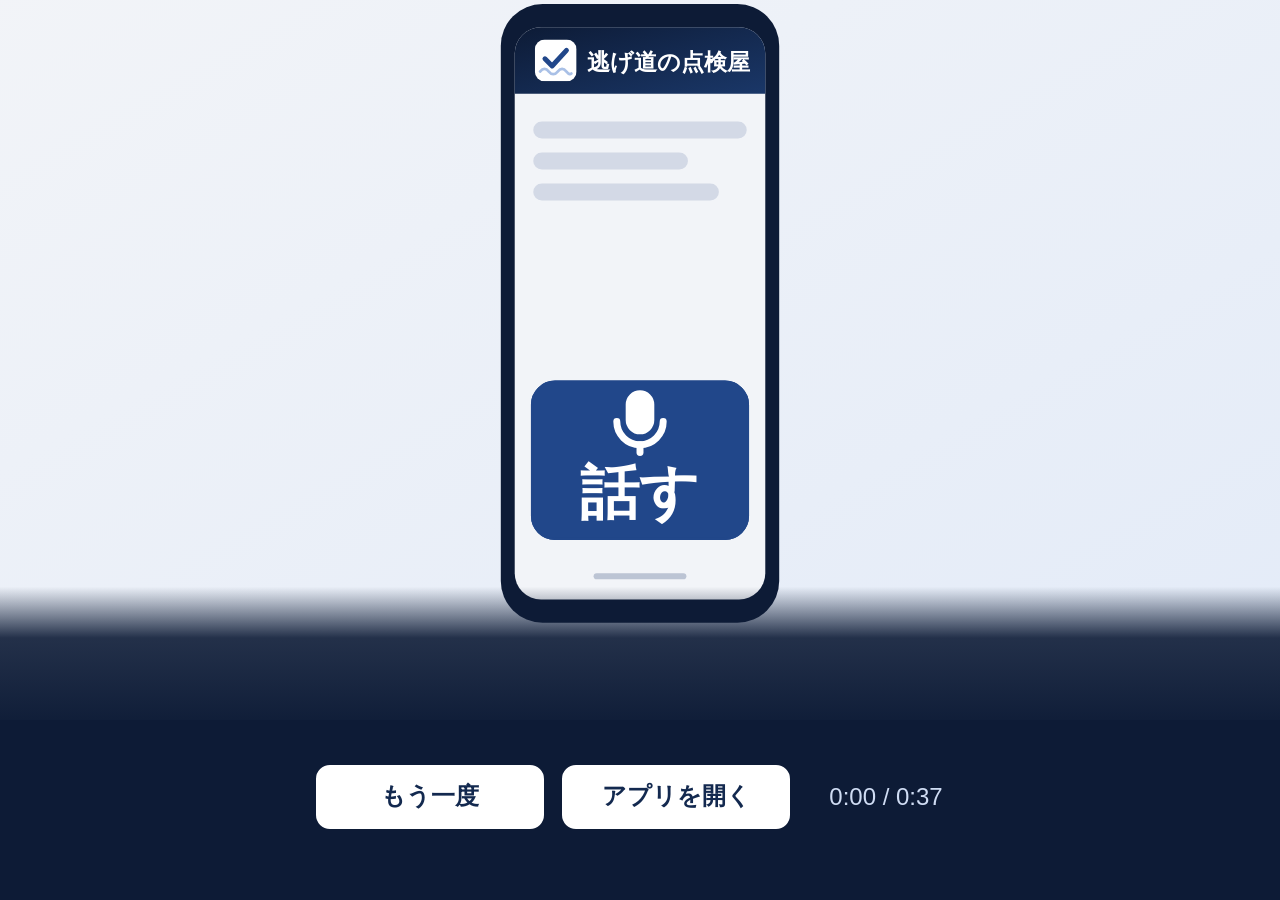
<file: web/intro/index.html>
<!doctype html>
<html lang="ja">
<head>
  <meta charset="utf-8">
  <meta name="viewport" content="width=device-width, initial-scale=1">
  <meta name="robots" content="noindex">
  <meta name="referrer" content="no-referrer">
  <title>はじめに｜逃げ道の点検屋</title>
  <link rel="icon" type="image/svg+xml" href="../icon.svg">
  <link rel="stylesheet" href="player.css">
  <link rel="stylesheet" href="intro.css">
</head>
<body>
<main class="player">
  <h1 class="visually-hidden">はじめに（約38秒のアニメーション）</h1>

  <div class="frame">
    <svg class="stage" viewBox="0 0 1920 1080" role="img"
         aria-label="高知県土佐市の宇佐の海辺の町、津波が来るまでの時計、紙の様式とハザードマップを前に悩む民生委員、スマートフォンの「話す」ボタンのイラスト">
      <defs>
        <linearGradient id="g-sky-day" x1="0" y1="0" x2="0" y2="1">
          <stop offset="0" stop-color="#a9c0e6"/><stop offset="1" stop-color="#e3ebf8"/>
        </linearGradient>
        <linearGradient id="g-sky-night" x1="0" y1="0" x2="0" y2="1">
          <stop offset="0" stop-color="#0d1b36"/><stop offset="1" stop-color="#1a3768"/>
        </linearGradient>
        <linearGradient id="g-sea" x1="0" y1="0" x2="0" y2="1">
          <stop offset="0" stop-color="#a9c0e6"/><stop offset="1" stop-color="#2d5ca8"/>
        </linearGradient>
        <radialGradient id="g-sun">
          <stop offset="0" stop-color="#fff3c4" stop-opacity="1"/><stop offset="1" stop-color="#fff3c4" stop-opacity="0"/>
        </radialGradient>
        <linearGradient id="g-band" x1="0" y1="0" x2="0" y2="1">
          <stop offset="0" stop-color="#0d1b36" stop-opacity="0"/><stop offset="0.35" stop-color="#0d1b36" stop-opacity="0.9"/><stop offset="1" stop-color="#0d1b36"/>
        </linearGradient>
        <linearGradient id="g-dusk" x1="0" y1="0" x2="0" y2="1">
          <stop offset="0" stop-color="#2d5ca8"/><stop offset="0.55" stop-color="#a9c0e6"/><stop offset="1" stop-color="#ffe9a3"/>
        </linearGradient>
        <radialGradient id="g-glow">
          <stop offset="0" stop-color="#f4b400" stop-opacity="0.6"/><stop offset="1" stop-color="#f4b400" stop-opacity="0"/>
        </radialGradient>
        <linearGradient id="g-paper" x1="0" y1="0" x2="1" y2="1">
          <stop offset="0" stop-color="#f2f4f8"/><stop offset="1" stop-color="#e3ebf8"/>
        </linearGradient>
        <linearGradient id="g-appbar" x1="0" y1="0" x2="1" y2="1">
          <stop offset="0" stop-color="#0d1b36"/><stop offset="1" stop-color="#1a3768"/>
        </linearGradient>
        <pattern id="p-wave" width="160" height="24" patternUnits="userSpaceOnUse">
          <path d="M0 12 q20 -10 40 0 t40 0 t40 0 t40 0" fill="none" stroke="#fff" stroke-opacity="0.55" stroke-width="4" stroke-linecap="round"/>
        </pattern>

        <!-- 海の形（水平線から海岸線まで）。津波の波は、この形の中だけに描く -->
        <path id="sea-shape" d="M-40 455 H1960 V560 C1500 590 1100 630 800 650 C520 668 300 700 -40 716 Z"/>
        <clipPath id="clip-sea"><use href="#sea-shape"/></clipPath>

        <!-- 家（棟が横向き）。奥行きは右上へ向かう斜めの図 -->
        <symbol id="house-a" viewBox="0 0 160 130">
          <polygon class="wall-s" points="110,56 150,36 150,98 110,118"/>
          <polygon class="wall-g" points="110,56 150,36 130,10"/>
          <rect class="wall-f" x="10" y="56" width="100" height="62"/>
          <polygon class="roof" points="0,64 118,64 134,10 28,10"/>
          <rect class="eave" x="0" y="64" width="118" height="6"/>
          <rect class="door" x="22" y="80" width="20" height="38"/>
          <rect class="win" x="58" y="78" width="22" height="22"/>
          <rect class="win" x="88" y="78" width="16" height="22"/>
        </symbol>
        <!-- 家（棟が奥へ向かう） -->
        <symbol id="house-b" viewBox="0 0 160 130">
          <polygon class="wall-s" points="100,72 140,52 140,108 100,126"/>
          <polygon class="roof-s" points="52,22 96,2 150,52 100,74"/>
          <polygon class="wall-f" points="10,126 10,72 55,26 100,72 100,126"/>
          <polygon class="roof" points="0,76 55,18 110,76 100,76 55,30 10,76"/>
          <rect class="door" x="24" y="92" width="18" height="34"/>
          <rect class="win" x="58" y="88" width="24" height="22"/>
          <rect class="win" x="44" y="56" width="22" height="14"/>
        </symbol>
        <!-- 3階建てのビル -->
        <symbol id="block" viewBox="0 0 160 160">
          <polygon class="wall-s" points="104,46 144,26 144,134 104,154"/>
          <polygon class="wall-g" points="14,46 104,46 144,26 54,26"/>
          <rect class="wall-f" x="14" y="46" width="90" height="108"/>
          <rect class="win" x="26" y="60" width="20" height="20"/><rect class="win" x="56" y="60" width="20" height="20"/><rect class="win" x="82" y="60" width="14" height="20"/>
          <rect class="win" x="26" y="94" width="20" height="20"/><rect class="win" x="56" y="94" width="20" height="20"/><rect class="win" x="82" y="94" width="14" height="20"/>
          <rect class="door" x="34" y="128" width="26" height="26"/>
          <rect class="win" x="70" y="130" width="26" height="14"/>
        </symbol>
        <symbol id="tree" viewBox="0 0 60 80">
          <rect x="27" y="50" width="7" height="30" fill="#4a3500"/>
          <circle cx="30" cy="26" r="22" fill="#1b7d46"/><circle cx="18" cy="38" r="16" fill="#2a9159"/><circle cx="42" cy="38" r="16" fill="#238853"/>
        </symbol>
        <symbol id="pine" viewBox="0 0 50 90">
          <rect x="22" y="62" width="6" height="28" fill="#4a3500"/>
          <polygon points="25,4 46,34 4,34" fill="#2a9159"/><polygon points="25,20 48,52 2,52" fill="#1b7d46"/><polygon points="25,36 50,70 0,70" fill="#14683a"/>
        </symbol>
        <symbol id="boat" viewBox="0 0 120 56">
          <ellipse cx="60" cy="50" rx="52" ry="5" fill="#0d1b36" fill-opacity="0.25"/>
          <polygon points="6,26 114,26 98,46 22,46" fill="#ffffff"/>
          <polygon points="10,32 110,32 106,38 14,38" fill="#21478a"/>
          <rect x="46" y="8" width="34" height="18" fill="#e3ebf8"/><rect x="52" y="12" width="22" height="9" fill="#a9c0e6"/>
          <rect x="30" y="0" width="3" height="26" fill="#5d667b"/>
        </symbol>
        <symbol id="cloud" viewBox="0 0 300 100">
          <ellipse cx="110" cy="64" rx="86" ry="30" fill="#fff"/><ellipse cx="196" cy="60" rx="72" ry="34" fill="#fff"/><ellipse cx="150" cy="42" rx="62" ry="34" fill="#fff"/>
        </symbol>
      </defs>

      <!-- ===== ① 宇佐の海辺の町（②でゆれる。④で夜になる） ===== -->
      <g id="town-shake">
        <g id="town">
          <rect x="-60" y="-60" width="2040" height="640" fill="url(#g-sky-day)"/>
          <rect id="sky-night" x="-60" y="-60" width="2040" height="640" fill="url(#g-sky-night)"/>

          <g id="sun">
            <circle cx="1560" cy="176" r="150" fill="url(#g-sun)"/>
            <circle cx="1560" cy="176" r="70" fill="#fff3c4"/>
          </g>
          <g id="clouds">
            <use class="cloud c1" href="#cloud" x="260" y="120" width="330" height="110" opacity="0.95"/>
            <use class="cloud c2" href="#cloud" x="900" y="70" width="270" height="90" opacity="0.9"/>
            <use class="cloud c3" href="#cloud" x="1330" y="290" width="230" height="76" opacity="0.8"/>
          </g>

          <path id="far-hills" d="M-60 468 C140 392 330 410 520 446 C720 482 880 372 1100 388 C1380 408 1560 336 1980 410 V470 H-60 Z" fill="#8fcaa5" fill-opacity="0.55"/>
          <use href="#sea-shape" fill="url(#g-sea)"/>
          <g clip-path="url(#clip-sea)">
            <rect class="wave-row w1" x="-220" y="490" width="2400" height="24" fill="url(#p-wave)"/>
            <rect class="wave-row w2" x="-220" y="540" width="2400" height="24" fill="url(#p-wave)"/>
            <rect class="wave-row w3" x="-220" y="592" width="2400" height="24" fill="url(#p-wave)"/>
            <rect class="wave-row w4" x="-220" y="646" width="2400" height="24" fill="url(#p-wave)"/>
          </g>

          <!-- 津波の波（②）。海の中だけに描き、海岸線で止める -->
          <g clip-path="url(#clip-sea)">
            <g id="wave">
              <rect x="-60" y="456" width="2040" height="150" fill="#1a3768" fill-opacity="0.9"/>
              <path d="M-60 520 q50 -22 100 0 t100 0 t100 0 t100 0 t100 0 t100 0 t100 0 t100 0 t100 0 t100 0 t100 0 t100 0 t100 0 t100 0 t100 0 t100 0 t100 0 t100 0 t100 0 t100 0 t100 0" fill="none" stroke="#cfdcf3" stroke-width="7" stroke-opacity="0.7"/>
              <path d="M-40 470 q40 -40 80 0 t80 0 t80 0 t80 0 t80 0 t80 0 t80 0 t80 0 t80 0 t80 0 t80 0 t80 0 t80 0 t80 0 t80 0 t80 0 t80 0 t80 0 t80 0 t80 0 t80 0 t80 0 t80 0 t80 0 t80 0 t80 0" fill="none" stroke="#fff" stroke-width="13" stroke-linecap="round"/>
            </g>
          </g>

          <path id="mid-hills" d="M780 600 C930 500 1110 336 1380 330 C1620 326 1790 410 1980 388 V620 H780 Z" fill="#55a175"/>
          <path d="M1180 360 C1300 330 1500 326 1620 350 C1500 380 1340 400 1180 360 Z" fill="#3f8c5f" opacity="0.7"/>
          <use href="#pine" x="1060" y="420" width="42" height="76"/><use href="#pine" x="1108" y="408" width="46" height="82"/>
          <use href="#pine" x="1500" y="372" width="40" height="72"/><use href="#pine" x="1548" y="384" width="44" height="78"/>
          <use href="#pine" x="1690" y="396" width="40" height="72"/>

          <!-- 海岸線の砂浜と陸地 -->
          <path d="M-40 716 C300 700 520 668 800 650 C1100 630 1500 590 1960 560" fill="none" stroke="#fff3c4" stroke-width="30"/>
          <path id="land" d="M-40 716 C300 700 520 668 800 650 C1100 630 1500 590 1960 560 V1100 H-40 Z" fill="#8fcaa5"/>
          <path d="M-40 716 C300 700 520 668 800 650 C1100 630 1500 590 1960 560" fill="none" stroke="#fff" stroke-width="7" stroke-opacity="0.8" stroke-dasharray="40 26"/>
          <path d="M-60 868 C380 836 900 794 1400 752 C1620 734 1800 714 1980 696 V744 C1800 764 1620 782 1400 800 C900 842 380 886 -60 920 Z" fill="#d3d9e6"/>

          <!-- 防波堤と灯台 -->
          <polygon points="532,680 592,680 606,560 568,560" fill="#d3d9e6"/>
          <polygon points="592,680 606,560 614,566 602,684" fill="#7a859b"/>
          <polygon points="578,560 596,560 592,506 582,506" fill="#fff"/><polygon points="581,538 593,538 592,522 582,522" fill="#c62a1f"/>
          <rect x="580" y="496" width="14" height="10" fill="#f4b400"/><polygon points="576,496 598,496 587,484" fill="#c62a1f"/>

          <!-- 家と木（奥の列から手前の列へ） -->
          <use class="hv1" href="#house-a" x="990" y="640" width="99" height="80"/>
          <use class="hv2" href="#house-b" x="1126" y="634" width="99" height="80"/>
          <use class="hv3" href="#block" x="1262" y="568" width="104" height="104"/>
          <use class="hv4" href="#house-a" x="1424" y="612" width="99" height="80"/>
          <use class="hv1" href="#house-b" x="1566" y="604" width="99" height="80"/>
          <use class="hv2" href="#house-a" x="1716" y="588" width="99" height="80"/>
          <use href="#tree" x="1100" y="650" width="34" height="46"/><use href="#tree" x="1530" y="620" width="34" height="46"/>

          <use class="hv3" href="#house-a" x="690" y="708" width="131" height="106"/>
          <use class="hv4" href="#house-b" x="880" y="706" width="131" height="106"/>
          <use class="hv1" href="#house-a" x="1150" y="690" width="131" height="106"/>
          <use class="hv2" href="#house-b" x="1380" y="672" width="131" height="106"/>
          <use class="hv3" href="#house-a" x="1620" y="652" width="131" height="106"/>
          <use href="#tree" x="1040" y="716" width="42" height="56"/><use href="#tree" x="1330" y="700" width="42" height="56"/><use href="#tree" x="1780" y="680" width="44" height="58"/>

          <use class="hv2" href="#house-a" x="290" y="756" width="168" height="136"/>
          <use class="hv1" href="#house-b" x="560" y="770" width="168" height="136"/>
          <use class="hv4" href="#house-a" x="860" y="778" width="168" height="136"/>
          <use class="hv3" href="#house-b" x="1170" y="764" width="168" height="136"/>
          <use class="hv1" href="#house-a" x="1470" y="744" width="168" height="136"/>
          <use class="hv2" href="#house-b" x="1730" y="728" width="168" height="136"/>
          <use href="#tree" x="470" y="800" width="52" height="70"/><use href="#tree" x="1070" y="816" width="52" height="70"/><use href="#tree" x="1380" y="796" width="52" height="70"/>

          <!-- 漁港の船 -->
          <use class="boat b1" href="#boat" x="230" y="604" width="120" height="56"/>
          <use class="boat b2" href="#boat" x="410" y="566" width="96" height="45"/>
          <use class="boat b3" href="#boat" x="120" y="560" width="84" height="40"/>

          <!-- 民生委員（顔は描かない） -->
          <g id="walker">
            <ellipse cx="200" cy="874" rx="46" ry="9" fill="#0d1b36" fill-opacity="0.25"/>
            <rect x="186" y="826" width="12" height="46" fill="#5d667b"/><rect x="202" y="826" width="12" height="46" fill="#5d667b"/>
            <ellipse cx="192" cy="873" rx="12" ry="5" fill="#141c2e"/><ellipse cx="208" cy="873" rx="12" ry="5" fill="#141c2e"/>
            <polygon points="178,828 222,828 216,788 184,788" fill="#38425a"/>
            <rect x="176" y="740" width="48" height="52" rx="14" fill="#2d5ca8"/>
            <path d="M176 752 L168 792" stroke="#2d5ca8" stroke-width="12" stroke-linecap="round" fill="none"/>
            <path d="M224 752 L236 784" stroke="#2d5ca8" stroke-width="12" stroke-linecap="round" fill="none"/>
            <path d="M238 786 L242 872" stroke="#4a3500" stroke-width="5" stroke-linecap="round" fill="none"/>
            <rect x="195" y="730" width="10" height="12" fill="#f0c7a0"/>
            <ellipse cx="200" cy="712" rx="18" ry="21" fill="#f0c7a0"/>
            <ellipse cx="200" cy="704" rx="19" ry="14" fill="#d3d9e6"/>
            <circle cx="200" cy="688" r="8" fill="#d3d9e6"/>
          </g>

          <rect id="dim" x="-60" y="-60" width="2040" height="1200" fill="#13294f"/>
          <rect id="night" x="-60" y="-60" width="2040" height="1200" fill="#0d1b36"/>

          <!-- ④ 夜の星・月・月明かり・明かりの窓（暗くする覆いの上に置く） -->
          <g id="stars">
            <g class="tw1" fill="#fff"><circle cx="120" cy="60" r="3"/><circle cx="380" cy="110" r="2.5"/><circle cx="560" cy="40" r="3"/><circle cx="800" cy="90" r="2.5"/><circle cx="1040" cy="170" r="3"/><circle cx="1280" cy="210" r="2.5"/><circle cx="1500" cy="260" r="3"/><circle cx="1760" cy="190" r="2.5"/><circle cx="60" cy="200" r="2.5"/><circle cx="1000" cy="380" r="2"/></g>
            <g class="tw2" fill="#fff"><circle cx="240" cy="300" r="2.5"/><circle cx="470" cy="250" r="3"/><circle cx="720" cy="330" r="2"/><circle cx="960" cy="50" r="3"/><circle cx="1200" cy="80" r="2.5"/><circle cx="1440" cy="60" r="3"/><circle cx="1680" cy="320" r="2.5"/><circle cx="1840" cy="70" r="3"/><circle cx="330" cy="380" r="2"/></g>
            <g class="tw3" fill="#fff"><circle cx="640" cy="190" r="2.5"/><circle cx="880" cy="230" r="3"/><circle cx="1120" cy="300" r="2.5"/><circle cx="1360" cy="350" r="2"/><circle cx="1600" cy="120" r="3"/><circle cx="180" cy="380" r="2.5"/><circle cx="1560" cy="380" r="2"/></g>
          </g>
          <g id="moon">
            <circle cx="260" cy="170" r="130" fill="url(#g-sun)"/>
            <circle cx="260" cy="170" r="62" fill="#fff3c4"/>
            <circle cx="240" cy="154" r="12" fill="#e0b020" fill-opacity="0.3"/><circle cx="282" cy="188" r="16" fill="#e0b020" fill-opacity="0.3"/><circle cx="268" cy="140" r="8" fill="#e0b020" fill-opacity="0.3"/>
          </g>
          <g id="moon-reflect" fill="#fff3c4" fill-opacity="0.55">
            <rect x="196" y="486" width="128" height="8" rx="4"/><rect x="214" y="510" width="92" height="8" rx="4"/><rect x="200" y="534" width="120" height="8" rx="4"/><rect x="224" y="558" width="72" height="8" rx="4"/><rect x="208" y="582" width="104" height="8" rx="4"/>
          </g>
          <g id="lights">
            <g class="lit-g l1"><circle cx="362.5" cy="849.5" r="26" fill="url(#g-glow)"/><rect x="351" y="838" width="23" height="23" rx="2" fill="#f4b400"/><circle cx="932.5" cy="871.5" r="26" fill="url(#g-glow)"/><rect x="921" y="860" width="23" height="23" rx="2" fill="#f4b400"/><circle cx="1542.5" cy="837.5" r="26" fill="url(#g-glow)"/><rect x="1531" y="826" width="23" height="23" rx="2" fill="#f4b400"/><circle cx="633.5" cy="873.5" r="26" fill="url(#g-glow)"/><rect x="621" y="862" width="25" height="23" rx="2" fill="#f4b400"/><circle cx="1243.5" cy="867.5" r="26" fill="url(#g-glow)"/><rect x="1231" y="856" width="25" height="23" rx="2" fill="#f4b400"/><circle cx="1803.5" cy="831.5" r="26" fill="url(#g-glow)"/><rect x="1791" y="820" width="25" height="23" rx="2" fill="#f4b400"/></g>
            <g class="lit-g l2"><circle cx="390.5" cy="849.5" r="26" fill="url(#g-glow)"/><rect x="382" y="838" width="17" height="23" rx="2" fill="#f4b400"/><circle cx="746" cy="781" r="26" fill="url(#g-glow)"/><rect x="737" y="772" width="18" height="18" rx="2" fill="#f4b400"/><circle cx="1206" cy="763" r="26" fill="url(#g-glow)"/><rect x="1197" y="754" width="18" height="18" rx="2" fill="#f4b400"/><circle cx="1676" cy="725" r="26" fill="url(#g-glow)"/><rect x="1667" y="716" width="18" height="18" rx="2" fill="#f4b400"/><circle cx="937" cy="787" r="26" fill="url(#g-glow)"/><rect x="927" y="778" width="20" height="18" rx="2" fill="#f4b400"/><circle cx="1437" cy="753" r="26" fill="url(#g-glow)"/><rect x="1427" y="744" width="20" height="18" rx="2" fill="#f4b400"/></g>
            <g class="lit-g l3"><circle cx="1033" cy="695" r="26" fill="url(#g-glow)"/><rect x="1026" y="688" width="14" height="14" rx="2" fill="#f4b400"/><circle cx="1467" cy="667" r="26" fill="url(#g-glow)"/><rect x="1460" y="660" width="14" height="14" rx="2" fill="#f4b400"/></g>
          </g>
        </g>
      </g>

      <!-- ===== ② 地震の表示と、津波が来るまでの時計 ===== -->
      <g id="quake-tag">
        <rect x="736" y="520" width="448" height="104" rx="22" fill="#a31d14"/>
        <text x="960" y="592" text-anchor="middle" font-size="64" fill="#fff">地震が起きた</text>
      </g>

      <g id="clock-ui" transform="translate(1560 360)">
        <g id="clock-face">
          <circle r="176" fill="#fff" fill-opacity="0.35"/>
          <circle r="150" fill="#fff" stroke="#13294f" stroke-width="10"/>
          <circle id="sector" r="72" fill="none" stroke="#c62a1f" stroke-width="144" pathLength="360" transform="rotate(-90)"/>
          <g stroke="#13294f" stroke-width="7" stroke-linecap="round">
            <line y1="-140" y2="-122"/><line y1="-140" y2="-122" transform="rotate(30)"/><line y1="-140" y2="-122" transform="rotate(60)"/>
            <line y1="-140" y2="-122" transform="rotate(90)"/><line y1="-140" y2="-122" transform="rotate(120)"/><line y1="-140" y2="-122" transform="rotate(150)"/>
            <line y1="-140" y2="-122" transform="rotate(180)"/><line y1="-140" y2="-122" transform="rotate(210)"/><line y1="-140" y2="-122" transform="rotate(240)"/>
            <line y1="-140" y2="-122" transform="rotate(270)"/><line y1="-140" y2="-122" transform="rotate(300)"/><line y1="-140" y2="-122" transform="rotate(330)"/>
          </g>
          <line id="hand" y2="-128" stroke="#13294f" stroke-width="11" stroke-linecap="round"/>
          <circle r="15" fill="#13294f"/>
        </g>
        <g id="clock-label">
          <rect x="-190" y="196" width="380" height="76" rx="18" fill="#fff"/>
          <text y="250" text-anchor="middle" font-size="46" fill="#13294f">津波が来るまで</text>
        </g>
      </g>

      <!-- ===== ③ 紙の様式とハザードマップを前に悩む民生委員（顔は描かない） ===== -->
      <g id="room">
        <rect x="-40" y="-40" width="2000" height="580" fill="#e3ebf8"/>
        <rect x="-40" y="496" width="2000" height="36" fill="#cfdcf3"/>

        <!-- 窓（夕方） -->
        <rect x="1400" y="110" width="440" height="330" fill="#13294f"/>
        <rect x="1418" y="128" width="404" height="294" fill="url(#g-dusk)"/>
        <path d="M1418 380 C1500 330 1580 350 1650 320 C1720 292 1780 330 1822 316 V422 H1418 Z" fill="#1a3768"/>
        <path d="M1418 396 H1822 V422 H1418 Z" fill="#13294f"/>
        <rect x="1612" y="128" width="16" height="294" fill="#13294f"/>
        <rect x="1418" y="268" width="404" height="14" fill="#13294f"/>
        <rect x="1384" y="438" width="472" height="22" fill="#1a3768"/>

        <!-- 人（机の向こう側。顔は描かない） -->
        <g transform="translate(550 0)">
        <path d="M730 560 C730 490 786 456 850 452 L950 452 C1014 456 1070 490 1070 560 Z" fill="#2d5ca8"/>
        <polygon points="868,452 932,452 900,512" fill="#ffffff"/>
        <rect x="884" y="408" width="32" height="48" fill="#f0c7a0"/>
        <g id="head">
          <ellipse cx="832" cy="356" rx="9" ry="14" fill="#e5b58f"/><ellipse cx="968" cy="356" rx="9" ry="14" fill="#e5b58f"/>
          <ellipse cx="900" cy="348" rx="66" ry="76" fill="#f0c7a0"/>
          <path d="M833 346 C826 272 868 258 900 258 C934 258 976 272 967 346 C960 312 932 298 900 298 C868 298 840 312 833 346 Z" fill="#d3d9e6"/>
          <circle cx="900" cy="246" r="27" fill="#d3d9e6"/><rect x="880" y="268" width="40" height="8" rx="4" fill="#7a859b"/>
        </g>

        </g>

        <!-- 机 -->
        <polygon points="160,520 1760,520 1940,900 -20,900" fill="#a9c0e6"/>
        <g stroke="#2d5ca8" stroke-width="3" stroke-opacity="0.22" fill="none">
          <path d="M500 520 L420 900"/><path d="M900 520 L880 900"/><path d="M1300 520 L1360 900"/><path d="M1600 520 L1700 900"/>
        </g>
        <rect x="-20" y="900" width="1960" height="60" fill="#21478a"/>

        <!-- 机の上のスマートフォン（使っていない） -->
        <g transform="translate(446 716) rotate(-14)">
          <rect x="-40" y="-74" width="80" height="148" rx="14" fill="#0d1b36"/>
          <rect x="-33" y="-66" width="66" height="132" rx="9" fill="#1a3768"/>
          <path d="M-33 -30 L33 -66 V-40 L-33 -4 Z" fill="#fff" fill-opacity="0.07"/>
        </g>

        <!-- 紙の様式 -->
        <g id="paper-form" transform="translate(700 712) rotate(-6) scale(1 0.82)">
          <rect x="-190" y="-230" width="380" height="460" fill="#fff" stroke="#d3d9e6" stroke-width="3"/>
          <rect x="-190" y="-230" width="380" height="64" fill="#13294f"/>
          <text x="-168" y="-185" font-size="34" fill="#fff">個別避難計画</text>
          <g fill="#e3ebf8"><rect x="-170" y="-144" width="110" height="38"/><rect x="-170" y="-92" width="110" height="38"/><rect x="-170" y="-40" width="110" height="38"/><rect x="-170" y="12" width="110" height="38"/><rect x="-170" y="64" width="110" height="38"/><rect x="-170" y="116" width="110" height="38"/></g>
          <g fill="none" stroke="#a9c0e6" stroke-width="3"><rect x="-46" y="-144" width="216" height="38"/><rect x="-46" y="-92" width="216" height="38"/><rect x="-46" y="-40" width="216" height="38"/><rect x="-46" y="12" width="216" height="38"/><rect x="-46" y="64" width="216" height="38"/><rect x="-46" y="116" width="216" height="38"/></g>
          <g fill="none" stroke="#38425a" stroke-width="4" stroke-linecap="round">
            <path d="M-30 -125 q12 -12 24 0 t24 0 t24 0 t24 0"/><path d="M-30 -73 q12 -12 24 0 t24 0 t24 0"/><path d="M-30 -21 q12 -12 24 0 t24 0 t24 0 t24 0 t24 0"/>
          </g>
          <text x="-170" y="196" font-size="26" fill="#38425a">避難場所・避難経路</text>
        </g>

        <!-- ハザードマップ -->
        <g id="paper-map" transform="translate(1160 716) rotate(5) scale(1 0.82)">
          <rect x="-220" y="-210" width="440" height="420" fill="#ffffff" stroke="#d3d9e6" stroke-width="3"/>
          <rect x="-220" y="-210" width="440" height="56" fill="#21478a"/>
          <text x="-198" y="-170" font-size="30" fill="#fff">津波ハザードマップ</text>
          <path d="M-220 -154 H220 V30 C120 20 60 60 -10 90 C-80 120 -150 110 -220 140 Z" fill="#e4f3e9"/>
          <path d="M-220 60 C-150 40 -90 80 -30 110 C40 140 120 110 220 130 V210 H-220 Z" fill="#cfdcf3"/>
          <path d="M-220 -40 C-130 -60 -50 -20 20 -4 C100 12 160 -20 220 -10 V130 C120 110 40 140 -30 110 C-90 80 -150 40 -220 60 Z" fill="#a9c0e6" fill-opacity="0.75"/>
          <g stroke="#fff" stroke-width="7" fill="none" stroke-linecap="round"><path d="M-200 -110 C-100 -100 20 -120 200 -100"/><path d="M-120 -150 L-90 40"/><path d="M60 -150 C50 -80 70 -20 90 20"/></g>
          <g fill="#bcc4d4"><rect x="-170" y="-96" width="26" height="20"/><rect x="-60" y="-84" width="26" height="20"/><rect x="20" y="-130" width="26" height="20"/><rect x="120" y="-86" width="26" height="20"/><rect x="-150" y="-20" width="26" height="20"/><rect x="150" y="-30" width="26" height="20"/></g>
          <circle cx="-90" cy="-4" r="14" fill="#13294f"/>
          <polygon points="130,-150 156,-108 104,-108" fill="#1b7d46"/>
          <rect x="-200" y="150" width="30" height="22" fill="#a9c0e6" fill-opacity="0.9"/>
          <text x="-160" y="170" font-size="22" fill="#13294f">津波浸水想定</text>
        </g>

        <!-- 腕と手（紙の上に置く） -->
        <g transform="translate(550 0)">
        <g fill="none" stroke="#2d5ca8" stroke-width="58" stroke-linecap="round" stroke-linejoin="round">
          <path d="M768 520 L736 596 L846 408"/>
          <path d="M1032 520 L1086 604 L1004 650"/>
        </g>
        <circle cx="850" cy="404" r="31" fill="#f0c7a0"/>
        <circle cx="1000" cy="654" r="30" fill="#f0c7a0"/>
        <line x1="1000" y1="654" x2="960" y2="690" stroke="#141c2e" stroke-width="9" stroke-linecap="round"/>

        </g>

        <!-- 湯のみ -->
        <g transform="translate(-1330 0)">
        <ellipse cx="1650" cy="688" rx="58" ry="16" fill="#0d1b36" fill-opacity="0.22"/>
        <path d="M1610 628 H1690 L1682 684 H1618 Z" fill="#fff"/><ellipse cx="1650" cy="628" rx="40" ry="11" fill="#8a6400"/>
        <path class="steam s1" d="M1636 600 q-12 -22 0 -40 t0 -40" fill="none" stroke="#fff" stroke-width="6" stroke-linecap="round"/>
        <path class="steam s2" d="M1664 600 q-12 -22 0 -40 t0 -40" fill="none" stroke="#fff" stroke-width="6" stroke-linecap="round"/>

        </g>

        <!-- 迷いを表す印 -->
        <text class="qm q1" x="1250" y="440" font-size="112" fill="#21478a">？</text>
        <text class="qm q2" x="1170" y="392" font-size="96" fill="#21478a">？</text>
        <text class="qm q3" x="1100" y="452" font-size="84" fill="#21478a">？</text>
      </g>

      <!-- ④ 小さな時計（残りが少ない） -->
      <g id="mini-clock" transform="translate(960 700)">
        <g id="mini-face">
          <circle r="84" fill="#fff" fill-opacity="0.35"/>
          <circle r="66" fill="#fff" stroke="#13294f" stroke-width="7"/>
          <circle r="31" fill="none" stroke="#c62a1f" stroke-width="62" pathLength="360" stroke-dasharray="26 360" transform="rotate(-90)"/>
          <g stroke="#13294f" stroke-width="5" stroke-linecap="round"><line y1="-58" y2="-50"/><line y1="-58" y2="-50" transform="rotate(90)"/><line y1="-58" y2="-50" transform="rotate(180)"/><line y1="-58" y2="-50" transform="rotate(270)"/></g>
          <line y2="-52" stroke="#13294f" stroke-width="7" stroke-linecap="round" transform="rotate(26)"/>
          <circle r="8" fill="#13294f"/>
        </g>
      </g>

      <!-- ===== ⑤ 話す・点検する・改善する → アプリへ ===== -->
      <g id="phone-scene">
        <rect x="-20" y="-20" width="1960" height="1100" fill="url(#g-paper)"/>
        <g id="phone">
          <rect x="1380" y="70" width="360" height="800" rx="54" fill="#0d1b36"/>
          <rect x="1398" y="100" width="324" height="740" rx="34" fill="#f2f4f8"/>
          <path d="M1398 186 V134 a34 34 0 0 1 34 -34 H1688 a34 34 0 0 1 34 34 V186 Z" fill="url(#g-appbar)"/>
          <svg x="1424" y="116" width="54" height="54" viewBox="0 0 64 64" aria-hidden="true"><rect width="64" height="64" rx="15" fill="#ffffff"/><path d="M8 49c4.5-5.5 9-5.5 13.5 0s9 5.5 13.5 0 9-5.5 13.5 0 6.5 4 7.5 3" fill="none" stroke="#a9c0e6" stroke-width="4.2" stroke-linecap="round" stroke-linejoin="round"/><path d="M15.5 29.5l11 11 22-24" fill="none" stroke="#21478a" stroke-width="7.5" stroke-linecap="round" stroke-linejoin="round"/></svg>
          <text x="1492" y="156" font-size="30" fill="#fff">逃げ道の点検屋</text>
          <g fill="#d3d9e6"><rect x="1422" y="222" width="276" height="22" rx="11"/><rect x="1422" y="262" width="200" height="22" rx="11"/><rect x="1422" y="302" width="240" height="22" rx="11"/></g>
          <rect class="ring r1" x="1422" y="560" width="276" height="200" rx="28" fill="none" stroke="#21478a" stroke-width="6"/>
          <rect class="ring r2" x="1422" y="560" width="276" height="200" rx="28" fill="none" stroke="#21478a" stroke-width="6"/>
          <rect x="1422" y="560" width="276" height="200" rx="28" fill="#21478a"/>
          <g fill="none" stroke="#fff" stroke-width="9" stroke-linecap="round">
            <rect x="1546" y="574" width="28" height="48" rx="14" fill="#fff"/><path d="M1530 610 a30 30 0 0 0 60 0"/><path d="M1560 640 v10"/>
          </g>
          <text x="1560" y="728" text-anchor="middle" font-size="76" fill="#fff">話す</text>
          <rect x="1500" y="806" width="120" height="8" rx="4" fill="#bcc4d4"/>
        </g>

        <g id="title">
          <svg x="100" y="84" width="160" height="160" viewBox="0 0 64 64" aria-hidden="true"><rect width="64" height="64" rx="15" fill="#21478a"/><path d="M8 49c4.5-5.5 9-5.5 13.5 0s9 5.5 13.5 0 9-5.5 13.5 0 6.5 4 7.5 3" fill="none" stroke="#a9c0e6" stroke-width="4.2" stroke-linecap="round" stroke-linejoin="round"/><path d="M15.5 29.5l11 11 22-24" fill="none" stroke="#ffffff" stroke-width="7.5" stroke-linecap="round" stroke-linejoin="round"/></svg>
          <text x="100" y="372" font-size="112" fill="#13294f">逃げ道の点検屋</text>
          <text x="106" y="432" font-size="44" fill="#38425a" font-weight="500">EscapeCheck</text>
        </g>

        <g id="marks">
          <g transform="translate(300 600)"><g class="mark m1">
            <circle r="92" fill="#fff" stroke="#21478a" stroke-width="10"/>
            <g fill="none" stroke="#21478a" stroke-width="10" stroke-linecap="round"><rect x="-17" y="-52" width="34" height="62" rx="17"/><path d="M-36 -8 a36 36 0 0 0 72 0"/><path d="M0 28 v22"/></g>
            <text y="176" text-anchor="middle" font-size="58" fill="#13294f">話す</text>
          </g></g>
          <g class="arrow a1" fill="none" stroke="#2d5ca8" stroke-width="10" stroke-linecap="round" stroke-linejoin="round">
            <path class="arrow-line" d="M410 600 H560" pathLength="1"/><path class="arrow-head" d="M536 574 L566 600 L536 626"/>
          </g>
          <g transform="translate(680 600)"><g class="mark m2">
            <circle r="92" fill="#fff" stroke="#21478a" stroke-width="10"/>
            <g fill="none" stroke="#21478a" stroke-width="11" stroke-linecap="round"><circle cx="-10" cy="-10" r="36"/><path d="M17 17 L50 50"/></g>
            <text y="176" text-anchor="middle" font-size="58" fill="#13294f">点検する</text>
          </g></g>
          <g class="arrow a2" fill="none" stroke="#2d5ca8" stroke-width="10" stroke-linecap="round" stroke-linejoin="round">
            <path class="arrow-line" d="M790 600 H940" pathLength="1"/><path class="arrow-head" d="M916 574 L946 600 L916 626"/>
          </g>
          <g transform="translate(1060 600)"><g class="mark m3">
            <circle r="92" fill="#fff" stroke="#21478a" stroke-width="10"/>
            <g fill="none" stroke="#21478a" stroke-width="11" stroke-linecap="round" stroke-linejoin="round"><path d="M0 48 V-40"/><path d="M-34 -6 L0 -42 L34 -6"/></g>
            <text y="176" text-anchor="middle" font-size="58" fill="#13294f">改善する</text>
          </g></g>
        </g>
      </g>

      <!-- 字幕を入れる下の帯（ここには何も置かない） -->
      <rect x="-20" y="880" width="1960" height="220" fill="url(#g-band)"/>
    </svg>
    <i class="clock" id="clock" aria-hidden="true"></i>

    <div class="caps">
      <p class="cap cap-1">高知県土佐市の宇佐。この町で、民生委員が地域の高齢者を見守っています。</p>
      <p class="cap cap-3">個別避難計画を、紙の様式とハザードマップで作成します。</p>
      <p class="cap cap-4">ほかに確認しないといけないことってある？</p>
      <p class="cap cap-4b">夜中に、本当に間に合う？</p>
      <p class="cap cap-2">南海トラフ地震の津波は、早い場所で<strong>十数分</strong>で到達します。</p>
    </div>
  </div>

  <div class="controls">
    <button type="button" class="btn" id="btn-main">一時停止</button>
    <button type="button" class="btn btn-sub" id="btn-sub">最初から</button>
    <a class="btn" id="link-app" href="../" hidden>アプリを開く</a>
    <span class="time" id="time" aria-hidden="true">0:00 / 0:00</span>
  </div>
</main>
<script src="player.js"></script>
</body>
</html>
</file>
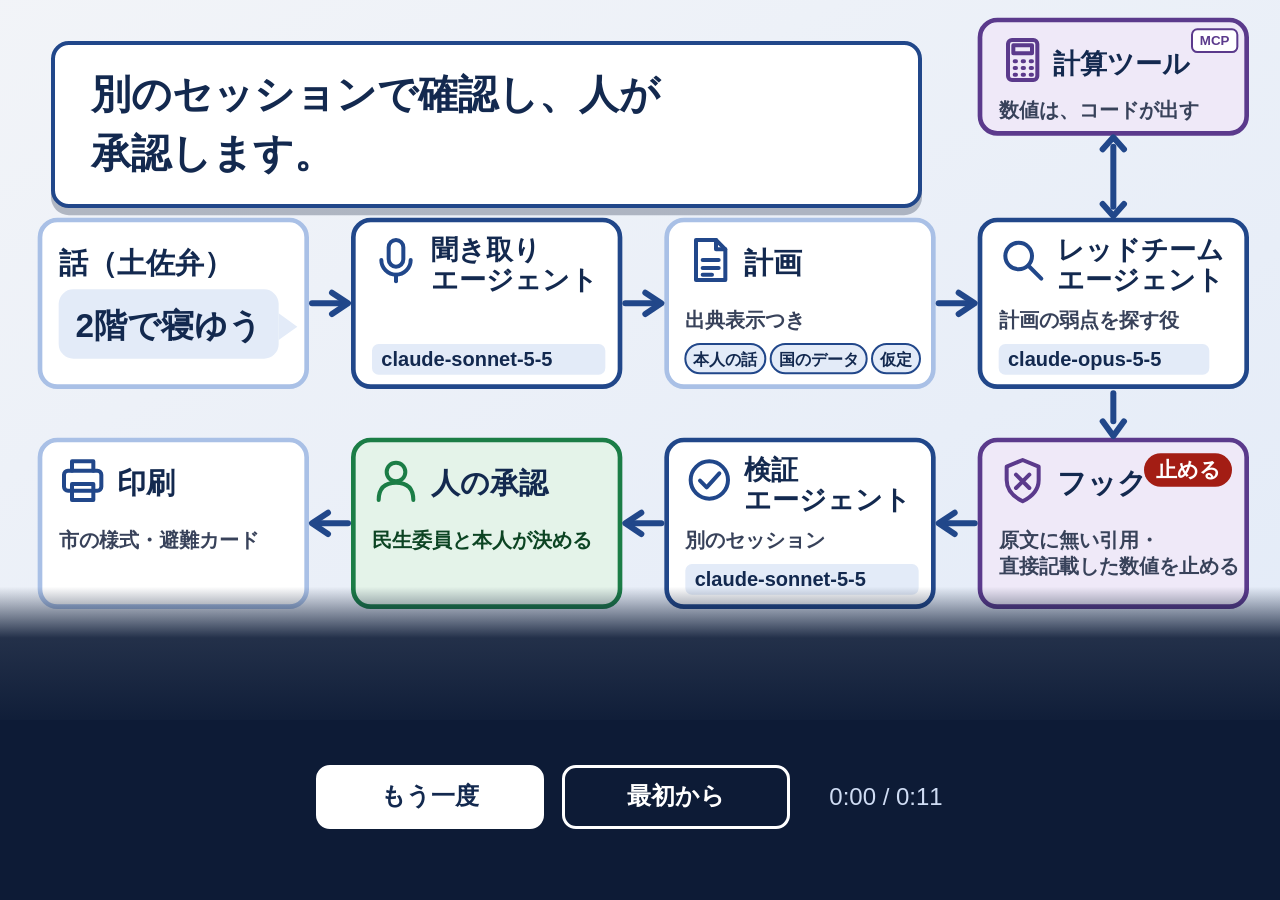
<file: web/story/index.html>
<!doctype html>
<html lang="ja">
<head>
  <meta charset="utf-8">
  <meta name="viewport" content="width=device-width, initial-scale=1">
  <meta name="robots" content="noindex">
  <meta name="referrer" content="no-referrer">
  <title>仕組み｜逃げ道の点検屋</title>
  <link rel="icon" type="image/svg+xml" href="../icon.svg">
  <link rel="stylesheet" href="../intro/player.css">
  <link rel="stylesheet" href="story.css">
</head>
<body>
<main class="player">
  <h1 class="visually-hidden">仕組み（約10秒のアニメーション）</h1>

  <div class="frame">
    <svg class="stage" viewBox="0 0 1920 1080" role="img"
         aria-label="話を聞き取りエージェントが計画にし、レッドチームエージェントが弱点を探し、数値は計算ツールが出し、フックが根拠のない記載を止め、別のセッションの検証エージェントが確認し、人が承認して印刷する流れの図">
      <defs>
        <linearGradient id="g-paper" x1="0" y1="0" x2="1" y2="1">
          <stop offset="0" stop-color="#f2f4f8"/><stop offset="1" stop-color="#e3ebf8"/>
        </linearGradient>
        <linearGradient id="g-band" x1="0" y1="0" x2="0" y2="1">
          <stop offset="0" stop-color="#0d1b36" stop-opacity="0"/><stop offset="0.35" stop-color="#0d1b36" stop-opacity="0.9"/><stop offset="1" stop-color="#0d1b36"/>
        </linearGradient>
      </defs>
      <rect x="-20" y="-20" width="1960" height="1120" fill="url(#g-paper)"/>

      <g id="flow">
          <g class="card c-a1"><rect x="60" y="330" width="400" height="250" rx="26" fill="#ffffff" stroke="#a9c0e6" stroke-width="7"/><text x="88" y="410" font-size="44" fill="#13294f">話（土佐弁）</text><rect x="88" y="434" width="330" height="104" rx="22" fill="#e3ebf8"/><polygon points="418,470 446,490 418,510" fill="#e3ebf8"/><text x="253" y="506" text-anchor="middle" font-size="50" fill="#13294f">2階で寝ゆう</text></g>
          <g class="card c-a2"><rect x="530" y="330" width="400" height="250" rx="26" fill="#ffffff" stroke="#21478a" stroke-width="7"/><g transform="translate(558 354)" fill="none" stroke="#21478a" stroke-width="6" stroke-linecap="round" stroke-linejoin="round"><rect x="25" y="6" width="22" height="40" rx="11"/><path d="M14 36 a22 22 0 0 0 44 0"/><path d="M36 58 v10"/></g><text x="646" y="388" font-size="40" fill="#13294f">聞き取り</text><text x="646" y="434" font-size="40" fill="#13294f">エージェント</text></g>
          <g class="chip k-a2"><rect x="558" y="516" width="350" height="46" rx="10" fill="#e3ebf8"/><text class="mono" x="572" y="549" font-size="30" fill="#13294f">claude-sonnet-5-5</text></g>
          <g class="card c-a3"><rect x="1000" y="330" width="400" height="250" rx="26" fill="#ffffff" stroke="#a9c0e6" stroke-width="7"/><g transform="translate(1028 354)" fill="none" stroke="#21478a" stroke-width="6" stroke-linecap="round" stroke-linejoin="round"><path d="M16 6 H46 L60 20 V66 H16 Z"/><path d="M46 6 V20 H60"/><path d="M26 36 H50 M26 48 H50 M26 58 H40"/></g><text x="1116" y="410" font-size="44" fill="#13294f">計画</text><text class="sub" x="1028" y="490" font-size="30" fill="#38425a">出典表示つき</text></g>
          <g class="tag g1"><rect x="1028" y="516" width="120" height="44" rx="22" fill="#e3ebf8" stroke="#21478a" stroke-width="3"/><text x="1088" y="547" text-anchor="middle" font-size="24" fill="#13294f">本人の話</text></g>
          <g class="tag g2"><rect x="1156" y="516" width="144" height="44" rx="22" fill="#e3ebf8" stroke="#21478a" stroke-width="3"/><text x="1228" y="547" text-anchor="middle" font-size="24" fill="#13294f">国のデータ</text></g>
          <g class="tag g3"><rect x="1308" y="516" width="72" height="44" rx="22" fill="#e3ebf8" stroke="#21478a" stroke-width="3"/><text x="1344" y="547" text-anchor="middle" font-size="24" fill="#13294f">仮定</text></g>
          <g class="card c-a4"><rect x="1470" y="330" width="400" height="250" rx="26" fill="#ffffff" stroke="#21478a" stroke-width="7"/><g transform="translate(1498 354)" fill="none" stroke="#21478a" stroke-width="6" stroke-linecap="round" stroke-linejoin="round"><circle cx="30" cy="30" r="20"/><path d="M45 45 L64 64"/></g><text x="1586" y="388" font-size="40" fill="#13294f">レッドチーム</text><text x="1586" y="434" font-size="40" fill="#13294f">エージェント</text><text class="sub" x="1498" y="490" font-size="30" fill="#38425a">計画の弱点を探す役</text></g>
          <g class="chip k-a4"><rect x="1498" y="516" width="316" height="46" rx="10" fill="#e3ebf8"/><text class="mono" x="1512" y="549" font-size="30" fill="#13294f">claude-opus-5-5</text></g>
          <g class="card c-t"><rect x="1470" y="30" width="400" height="170" rx="26" fill="#efe9f8" stroke="#5b3a8c" stroke-width="7"/><g transform="translate(1498 54)" fill="none" stroke="#5b3a8c" stroke-width="6" stroke-linecap="round" stroke-linejoin="round"><rect x="14" y="6" width="44" height="60" rx="6"/><rect x="22" y="14" width="28" height="12"/><path d="M24 38 h2 M36 38 h2 M48 38 h2 M24 48 h2 M36 48 h2 M48 48 h2 M24 58 h2 M36 58 h2 M48 58 h2"/></g><text x="1580" y="110" font-size="40" fill="#13294f">計算ツール</text><text class="sub" x="1498" y="176" font-size="30" fill="#38425a">数値は、コードが出す</text><rect x="1788" y="44" width="68" height="34" rx="8" fill="#fff" stroke="#5b3a8c" stroke-width="3"/><text class="mono" x="1822" y="68" text-anchor="middle" font-size="20" fill="#5b3a8c">MCP</text></g>
          <g class="card c-b4"><rect x="1470" y="660" width="400" height="250" rx="26" fill="#efe9f8" stroke="#5b3a8c" stroke-width="7"/><g transform="translate(1498 684)" fill="none" stroke="#5b3a8c" stroke-width="6" stroke-linecap="round" stroke-linejoin="round"><path d="M36 6 L60 16 V36 C60 52 48 62 36 68 C24 62 12 52 12 36 V16 Z"/><path d="M26 28 L46 48 M46 28 L26 48"/></g><text x="1586" y="740" font-size="44" fill="#13294f">フック</text><text class="sub" x="1498" y="820" font-size="30" fill="#38425a">原文に無い引用・</text><text class="sub" x="1498" y="860" font-size="30" fill="#38425a">直接記載した数値を止める</text></g>
          <g class="card c-b3"><rect x="1000" y="660" width="400" height="250" rx="26" fill="#ffffff" stroke="#21478a" stroke-width="7"/><g transform="translate(1028 684)" fill="none" stroke="#21478a" stroke-width="6" stroke-linecap="round" stroke-linejoin="round"><circle cx="36" cy="36" r="28"/><path d="M22 37 L32 47 L51 26"/></g><text x="1116" y="718" font-size="40" fill="#13294f">検証</text><text x="1116" y="764" font-size="40" fill="#13294f">エージェント</text><text class="sub" x="1028" y="820" font-size="30" fill="#38425a">別のセッション</text></g>
          <g class="chip k-b3"><rect x="1028" y="846" width="350" height="46" rx="10" fill="#e3ebf8"/><text class="mono" x="1042" y="879" font-size="30" fill="#13294f">claude-sonnet-5-5</text></g>
          <g class="card c-b2"><rect x="530" y="660" width="400" height="250" rx="26" fill="#e4f3e9" stroke="#1b7d46" stroke-width="7"/><g transform="translate(558 684)" fill="none" stroke="#1b7d46" stroke-width="6" stroke-linecap="round" stroke-linejoin="round"><circle cx="36" cy="24" r="14"/><path d="M10 66 C10 46 22 40 36 40 C50 40 62 46 62 66"/></g><text x="646" y="740" font-size="44" fill="#13294f">人の承認</text><text class="sub" x="558" y="820" font-size="30" fill="#0c4423">民生委員と本人が決める</text></g>
          <g class="card c-b1"><rect x="60" y="660" width="400" height="250" rx="26" fill="#ffffff" stroke="#a9c0e6" stroke-width="7"/><g transform="translate(88 684)" fill="none" stroke="#21478a" stroke-width="6" stroke-linecap="round" stroke-linejoin="round"><path d="M20 22 V8 H52 V22"/><rect x="8" y="22" width="56" height="30" rx="6"/><rect x="20" y="42" width="32" height="24"/></g><text x="176" y="740" font-size="44" fill="#13294f">印刷</text><text class="sub" x="88" y="820" font-size="30" fill="#38425a">市の様式・避難カード</text></g>
          <g class="ar ar1" fill="none" stroke="#21478a" stroke-width="9" stroke-linecap="round" stroke-linejoin="round"><path class="ar-line" d="M468 455 H514" pathLength="1"/><path class="ar-head" d="M498 439 L522 455 L498 471"/></g>
          <g class="ar ar2" fill="none" stroke="#21478a" stroke-width="9" stroke-linecap="round" stroke-linejoin="round"><path class="ar-line" d="M938 455 H984" pathLength="1"/><path class="ar-head" d="M968 439 L992 455 L968 471"/></g>
          <g class="ar ar3" fill="none" stroke="#21478a" stroke-width="9" stroke-linecap="round" stroke-linejoin="round"><path class="ar-line" d="M1408 455 H1454" pathLength="1"/><path class="ar-head" d="M1438 439 L1462 455 L1438 471"/></g>
          <g class="ar ar-t" fill="none" stroke="#21478a" stroke-width="9" stroke-linecap="round" stroke-linejoin="round"><path class="ar-line" d="M1670 220 V310" pathLength="1"/><path class="ar-head" d="M1654 224 L1670 206 L1686 224 M1654 306 L1670 324 L1686 306"/></g>
          <g class="ar ar4" fill="none" stroke="#21478a" stroke-width="9" stroke-linecap="round" stroke-linejoin="round"><path class="ar-line" d="M1670 590 V632" pathLength="1"/><path class="ar-head" d="M1654 632 L1670 654 L1686 632"/></g>
          <g class="ar ar5" fill="none" stroke="#21478a" stroke-width="9" stroke-linecap="round" stroke-linejoin="round"><path class="ar-line" d="M1462 785 H1416" pathLength="1"/><path class="ar-head" d="M1432 769 L1408 785 L1432 801"/></g>
          <g class="ar ar6" fill="none" stroke="#21478a" stroke-width="9" stroke-linecap="round" stroke-linejoin="round"><path class="ar-line" d="M992 785 H946" pathLength="1"/><path class="ar-head" d="M962 769 L938 785 L962 801"/></g>
          <g class="ar ar7" fill="none" stroke="#21478a" stroke-width="9" stroke-linecap="round" stroke-linejoin="round"><path class="ar-line" d="M522 785 H476" pathLength="1"/><path class="ar-head" d="M492 769 L468 785 L492 801"/></g>
          <g transform="translate(1670 622)"><g class="reject"><g transform="scale(1.3)"><rect x="-26" y="-34" width="52" height="68" rx="6" fill="#fff" stroke="#13294f" stroke-width="5"/><path d="M-14 -14 H14 M-14 0 H14 M-14 14 H4" stroke="#13294f" stroke-width="5" stroke-linecap="round" fill="none"/><circle cx="22" cy="28" r="18" fill="#a31d14"/><path d="M15 21 L29 35 M29 21 L15 35" stroke="#fff" stroke-width="5" stroke-linecap="round" fill="none"/></g></g></g>
          <g class="stop"><rect x="1716" y="680" width="132" height="50" rx="25" fill="#a31d14"/><text x="1782" y="716" text-anchor="middle" font-size="32" fill="#fff">止める</text></g>
      </g>

      <!-- 字幕を入れる下の帯（ここには何も置かない） -->
      <rect x="-20" y="880" width="1960" height="220" fill="url(#g-band)"/>
    </svg>
    <i class="clock" id="clock" aria-hidden="true"></i>

    <div class="caps">
      <p class="cap cap-s1">話を、出典つきの計画にします。</p>
      <p class="cap cap-s2">弱点を探し、数値は計算ツールが出します。</p>
      <p class="cap cap-s3">原文に無い引用と、直接記載した数値は、フックが止めます。</p>
      <p class="cap cap-s4">別のセッションで確認し、人が承認します。</p>
    </div>
  </div>

  <div class="controls">
    <button type="button" class="btn" id="btn-main">一時停止</button>
    <button type="button" class="btn btn-sub" id="btn-sub">最初から</button>
    <span class="time" id="time" aria-hidden="true">0:00 / 0:00</span>
  </div>
</main>
<script src="../intro/player.js"></script>
</body>
</html>
</file>
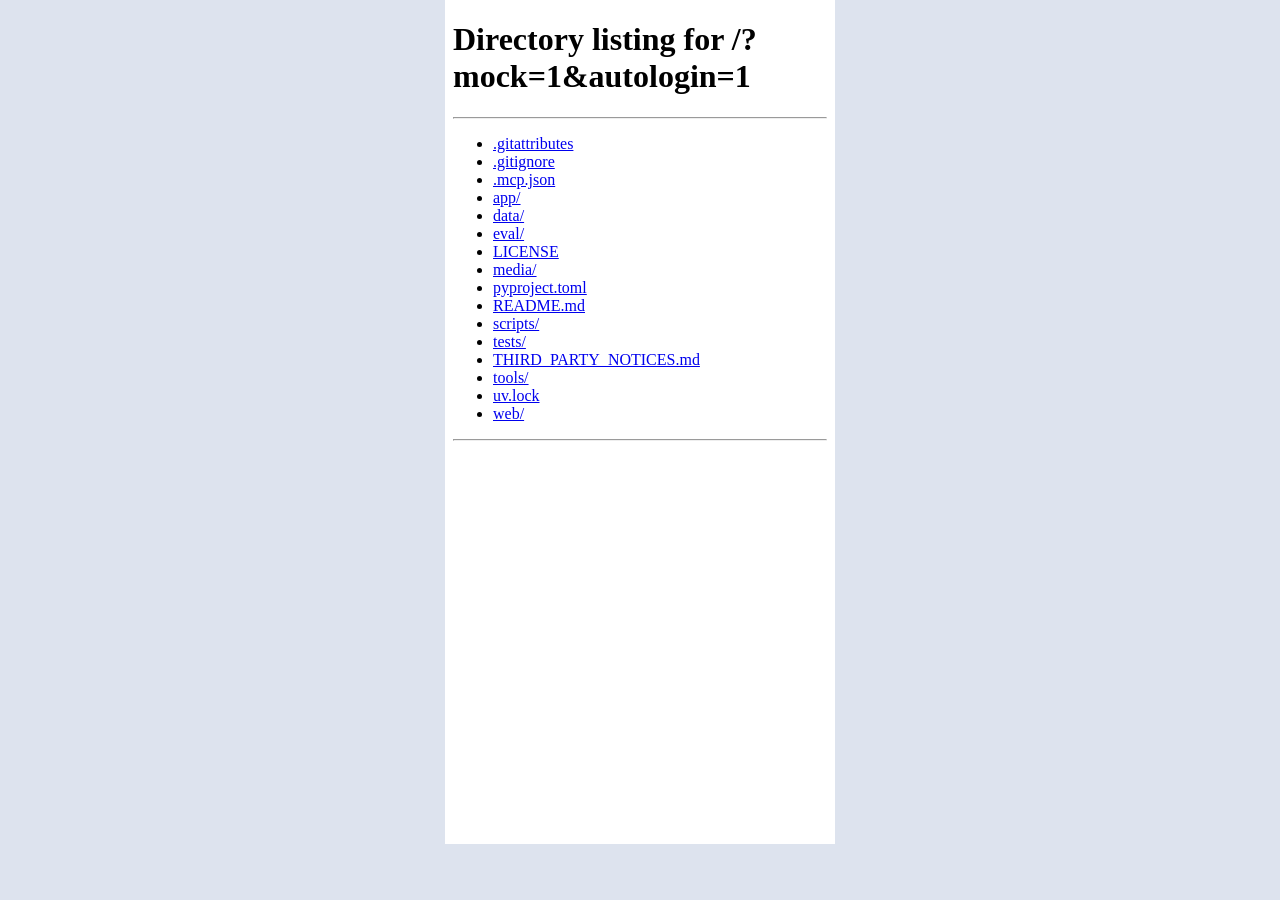
<file: web/dev/frame.html>
<!doctype html>
<html lang="ja"><head><meta charset="utf-8"><title>frame</title>
<style>html,body{margin:0;background:#dde3ee}iframe{display:block;margin:0 auto;border:0;background:#fff}</style></head>
<body><iframe id="f" width="390"></iframe>
<script>
// 試験・撮影用: 画面を、スマートフォンの幅（w）と高さ（h）の枠に入れて開く。p は、開く画面（#/ のあと）。
// do は、開いたあとに作る状態（listening: 聞き取り中、dialog: 確認の表示、error: 失敗の表示、running: 点検の実行中）。
// measure=1 は、画面の全体の高さ（上の帯・段階の表示・下のボタンを含む）を、body の data-h に入れる（h を小さくして開く）
const q=new URLSearchParams(location.search);
const f=document.getElementById('f');
f.width=q.get('w')||'390';
f.height=q.get('h')||'844';
f.src='/?mock=1&autologin=1'+(q.get('x')||'')+'#'+(q.get('p')||'/home');

const acts={
  listening(w){
    const main=w.document.getElementById('main');
    const badge=main.querySelector('.live-badge'); const tr=main.querySelector('.transcript');
    if(!badge||!tr) return;
    badge.hidden=false; tr.classList.add('is-live');
    tr.textContent='山田さんは一人暮らしで、杖ついちゅう。';
    const s=w.document.createElement('span'); s.className='interim'; s.textContent='夜は1階の奥の部屋で'; tr.appendChild(s);
    w.EC.app.setActions([{id:'talk',kind:'primary',label:'止める',listening:true,onClick(){}},{id:'ok',label:'それでいい',trailing:'chevron-right',disabled:true,onClick(){}}]);
    tr.scrollIntoView({block:'end'}); main.scrollTop+=8;
  },
  dialog(w){ w.EC.ui.confirmDialog({title:'計画の削除',danger:true,message:'山田さんの計画を、この端末から消します。元には戻せません。',okLabel:'消す',cancelLabel:'やめる'}); },
  // 音声入力が使えなかったとき: 文字の入力に切り替わり、失敗の表示が出る（実際の流れと同じ）
  error(w){
    const A=w.EC.app; const main=A.$main;
    const toggle=[...main.querySelectorAll('button.row-action')][0]; if(toggle) toggle.click();
    const slot=main.querySelector('.status-slot'); if(slot) slot.append(A.errorBox('音声入力を使えませんでした。文字で入力してください。'));
    const tw=main.querySelector('.typed-wrap'); if(tw) tw.scrollIntoView({block:'nearest'});
  },
  // 文字で入力する状態
  typed(w){ const toggle=[...w.EC.app.$main.querySelectorAll('button.row-action')][0]; if(toggle) toggle.click(); },
  running(w){ const b=w.document.getElementById('run'); if(b) b.click(); },
  // 確認の画面: 1 件めを済ませて、2 件めを出す／すべて済ませて、完成の表示にする
  verify2(w){ const t=w.setInterval(()=>{ const d=w.document; const b=d.getElementById('consult')||d.getElementById('skip'); if(b&&!b.disabled){ w.clearInterval(t); b.click(); } },500); },
  verifyDone(w){
    const t=w.setInterval(()=>{
      const d=w.document; if(d.getElementById('print')){ w.clearInterval(t); return; }
      const b=d.getElementById('consult')||d.getElementById('skip'); if(b&&!b.disabled) b.click();
    },900);
  },
  // 保存した計画があるホーム
  savedHome(w){ w.EC.mock.samples.build('yamada','talked').then((rec)=>{ w.EC.app.openRecord(rec); w.EC.app.go('home'); }); },
};
const act=q.get('do');
if(act&&acts[act]) f.addEventListener('load',()=>setTimeout(()=>{ try{ acts[act](f.contentWindow); }catch(e){} }, Number(q.get('wait')||2000)));
// nobanner=1: 試験用の帯（サーバーなしのときだけ出る）を隠す。本番の見た目を撮るため
if(q.get('nobanner')) f.addEventListener('load',()=>{ try{ const s=f.contentDocument.createElement('style'); s.textContent='#banner{display:none!important}'; f.contentDocument.head.appendChild(s); }catch(e){} });
if(q.get('measure')) f.addEventListener('load',()=>setTimeout(()=>{
  try{
    const m=f.contentDocument.getElementById('main');
    const chrome=f.contentWindow.innerHeight-m.clientHeight;
    document.body.setAttribute('data-h',String(m.scrollHeight+chrome));
  }catch(e){}
}, Number(q.get('fitwait')||6000)));
</script></body></html>
</file>
<file: web/intro/player.css>
/*
 * 説明のアニメーション（はじめに・仕組み）の再生画面。2つのページで共通。
 * - 16:9 の枠（1920×1080）。下の約15%は字幕を入れるために空ける
 * - 置くボタンは「再生・一時停止」と「最初から」の2つ（高さ 64px 以上、文字 24px 以上）
 * - ?rec を付けると、ボタンを隠して枠だけを表示する（画面録画用）
 * - インラインの script と style 属性は使わない（CSP）
 */

:root {
  /* 色と書体は、アプリ（../style.css）と同じ。色の一覧は ../README.md の「色の一覧」 */
  --ai-950: #0d1b36;
  --ai-900: #13294f;
  --ai-700: #21478a;
  --ai-200: #cfdcf3;
  --paper: #ffffff;
  --ink: #141c2e;
  --short-deep: #a31d14;
  --page: var(--ai-950);
  --focus: #ffffff;
  --font: "BIZ UDPGothic", "Hiragino Sans", "Hiragino Kaku Gothic ProN", "Noto Sans JP", "Yu Gothic UI", "Meiryo", sans-serif;
  --controls-h: 6.4rem;
}

*, *::before, *::after { box-sizing: border-box; }

html {
  /* 24px 以上。利用者がブラウザの文字を大きくしているときは、それに従う */
  font-size: max(24px, 100%);
  -webkit-text-size-adjust: 100%;
}

body {
  margin: 0;
  min-height: 100vh;
  min-height: 100dvh;
  background: var(--page);
  color: #fff;
  font-family: var(--font);
  line-height: 1.6;
  word-break: auto-phrase;
  line-break: strict;
  overflow-wrap: anywhere;
}

.visually-hidden {
  position: absolute; width: 1px; height: 1px; margin: -1px; padding: 0; overflow: hidden;
  clip: rect(0 0 0 0); white-space: nowrap; border: 0;
}

:focus-visible { outline: 5px solid var(--focus); outline-offset: 3px; }

/* --- 枠 ------------------------------------------------------------------ */

.player {
  display: flex;
  flex-direction: column;
  align-items: center;
  min-height: 100vh;
  min-height: 100dvh;
}

.frame {
  position: relative;
  flex: none;
  width: min(100vw, calc((100vh - var(--controls-h)) * 16 / 9));
  width: min(100vw, calc((100dvh - var(--controls-h)) * 16 / 9));
  aspect-ratio: 16 / 9;
  container-type: inline-size;
  background: #000;
}

.stage { display: block; width: 100%; height: 100%; }

/* 経過時間を測るための、見えない要素（長さは各ページの --total） */
.clock {
  position: absolute; left: 0; top: 0; width: 1px; height: 1px; opacity: 0; pointer-events: none;
  animation: clock var(--total) linear both;
}
@keyframes clock { from { transform: translateX(0); } to { transform: translateX(1px); } }

/* --- 場面の文（1場面に1文）。枠の中の上側に置く。下の約15%は字幕のために空ける ----------- */

.caps { position: absolute; inset: 0; pointer-events: none; }

.cap {
  position: absolute;
  margin: 0;
  padding: 0.5em 0.9em;
  max-width: 68cqw;
  font-size: 3.1cqw;
  font-weight: 700;
  line-height: 1.5;
  color: var(--ai-900);
  background: var(--paper);
  border: 0.12em solid var(--ai-700);
  border-radius: 0.45em;
  box-shadow: 0 0.18em 0 rgba(13, 27, 54, 0.28);
  opacity: 0;
}
.cap-note {
  position: absolute;
  margin: 0;
  padding: 0.35em 0.8em;
  max-width: 68cqw;
  font-size: 1.75cqw;
  font-weight: 500;
  line-height: 1.5;
  color: var(--ink);
  background: rgba(255, 255, 255, 0.94);
  border-radius: 0.4em;
  opacity: 0;
}

/* --- 2つのアニメーションで共通の定義 ----------------------------------------------- */

.stage * { transform-box: fill-box; transform-origin: 50% 50%; }
.stage text { font-family: var(--font); font-weight: 700; }

@keyframes fade-in { from { opacity: 0; } to { opacity: 1; } }
@keyframes fade-out { from { opacity: 1; } to { opacity: 0; } }
@keyframes cap-in { from { opacity: 0; transform: translateY(1.2cqw); } to { opacity: 1; transform: none; } }
@keyframes cap-out { from { opacity: 1; } to { opacity: 0; } }
@keyframes pop {
  from { opacity: 0; transform: scale(0.7); }
  70%  { transform: scale(1.04); }
  to   { opacity: 1; transform: scale(1); }
}
@keyframes pulse { from { transform: scale(1); } to { transform: scale(1.05); } }
@keyframes draw { from { stroke-dashoffset: 1; } to { stroke-dashoffset: 0; } }

/* --- ボタン ----------------------------------------------------------------- */

.controls {
  flex: none;
  display: flex;
  flex-wrap: wrap;
  align-items: center;
  justify-content: center;
  gap: 14px 18px;
  width: 100%;
  min-height: var(--controls-h);
  padding: 12px 16px;
}

.btn {
  min-width: 9.5rem;
  min-height: 64px;
  padding: 0 24px;
  font: inherit;
  font-weight: 700;
  line-height: 1.2;
  color: var(--ai-900);
  background: var(--paper);
  border: 3px solid #fff;
  border-radius: 14px;
  cursor: pointer;
  display: inline-flex;
  align-items: center;
  justify-content: center;
  text-decoration: none;
}
.btn-sub { color: #fff; background: transparent; }
.btn[hidden] { display: none; }

.time {
  min-width: 6.5rem;
  text-align: center;
  font-variant-numeric: tabular-nums;
  color: var(--ai-200);
}

/* --- 画面録画用（?rec）: ボタンを隠し、枠を画面いっぱいに表示する ------------------------ */

body.rec { --controls-h: 0px; cursor: none; background: #000; }
body.rec .player { justify-content: center; }
body.rec .controls { display: none; }

/* --- 幅の狭い画面（スマートフォン）: 場面の文を枠の下に、大きな文字で表示する ---------------- */

@media (max-width: 800px) {
  body:not(.rec) .frame { width: 100vw; margin-bottom: 9.5rem; container-type: normal; }
  body:not(.rec) .caps { inset: 100% 0 auto 0; padding: 12px 16px; }
  body:not(.rec) .cap,
  body:not(.rec) .cap-note {
    left: 16px; right: 16px; top: 12px; width: auto; margin: 0; max-width: none;
    font-size: 1.05rem; color: #fff; background: none; border: 0; box-shadow: none; padding: 0;
  }
  body:not(.rec) .cap-note { top: 5.6rem; font-size: 0.85rem; font-weight: 500; color: var(--ai-200); }
  /* 暗い地の上では、強調の赤を明るい赤（アプリの「赤の線」の色）にする */
  body:not(.rec) .cap strong { color: #eba39e; }
}

@media (prefers-reduced-motion: reduce) {
  .btn { transition: none; }
}
</file>
<file: web/intro/intro.css>
/*
 * 「はじめに」のアニメーション（約38秒）。素の SVG と CSS の @keyframes だけで作成している。
 * 場面の長さは --d1〜--d5 を変えると、後ろの場面の開始時刻も合わせて動く。動画のナレーションの長さに合わせる。
 *   ① 宇佐の海辺の町  ② 地震と、津波が来るまでの時計  ③ 紙の様式を前に悩む民生委員
 *   ④ 「ほかに確認しないといけないことってある？」「夜中に、本当に間に合う？」  ⑤ 話す・点検する・改善する → アプリへ
 */

:root {
  --d1: 13s;
  --d2: 7s;
  --d3: 6s;
  --d4: 6.5s;
  --d5: 5s;
  --t1: 0s;
  --t2: calc(var(--t1) + var(--d1));
  --t3: calc(var(--t2) + var(--d2));
  --t4: calc(var(--t3) + var(--d3));
  --t5: calc(var(--t4) + var(--d4));
  --total: calc(var(--t5) + var(--d5));
}

/* --- 共通の動き ------------------------------------------------------------ */

@keyframes drift-160 { from { transform: translateX(0); } to { transform: translateX(-160px); } }
@keyframes bob { from { transform: translateY(-4px); } to { transform: translateY(5px); } }
@keyframes cloud-drift { from { transform: translateX(-30px); } to { transform: translateX(70px); } }


/* --- 家の色（<use> に渡す） ---------------------------------------------------- */

.wall-f { fill: var(--wf, #ffffff); }
.wall-s { fill: var(--ws, #d3d9e6); }
.wall-g { fill: var(--wg, #e8ecf4); }
.roof { fill: var(--rf, #21478a); }
.roof-s { fill: var(--rs, #1a3768); }
.eave { fill: rgba(13, 27, 54, 0.16); }
.door { fill: #1a3768; }
.win { fill: var(--win, #cfdcf3); }
.hv1 { --wf: #ffffff; --ws: #d3d9e6; --wg: #e8ecf4; --rf: #21478a; --rs: #1a3768; }
.hv2 { --wf: #f0f4fb; --ws: #cfdcf3; --wg: #e3ebf8; --rf: #5d667b; --rs: #38425a; }
.hv3 { --wf: #e3ebf8; --ws: #a9c0e6; --wg: #cfdcf3; --rf: #2d5ca8; --rs: #21478a; }
.hv4 { --wf: #fff3c4; --ws: #ffe9a3; --wg: #ffffff; --rf: #13294f; --rs: #0d1b36; }
symbol { overflow: visible; }

/* --- ① 宇佐の海辺の町 -------------------------------------------------------- */

#town { transform-origin: 50% 60%; animation: push-in var(--d1) ease-out var(--t1) both; }
@keyframes push-in { from { transform: scale(1.07); } to { transform: scale(1); } }

.wave-row.w1 { animation: drift-160 9s linear infinite; }
.wave-row.w2 { animation: drift-160 7s linear infinite reverse; }
.wave-row.w3 { animation: drift-160 8s linear infinite; }
.wave-row.w4 { animation: drift-160 6s linear infinite reverse; }
.boat.b1 { animation: bob 3.6s ease-in-out infinite alternate; }
.boat.b2 { animation: bob 4.2s ease-in-out -1.2s infinite alternate; }
.boat.b3 { animation: bob 3.2s ease-in-out -2s infinite alternate; }
.cloud.c1 { animation: cloud-drift 18s ease-in-out infinite alternate; }
.cloud.c2 { animation: cloud-drift 22s ease-in-out -6s infinite alternate-reverse; }
.cloud.c3 { animation: cloud-drift 16s ease-in-out -3s infinite alternate; }

/* --- ③ 紙の様式を前に悩む民生委員 ------------------------------------------------ */

#room { animation: fade-in 0.9s ease-out calc(var(--t3) - 0.3s) both, fade-out 0.9s ease-in calc(var(--t4) - 0.2s) forwards; }
#paper-form { animation: fade-in 0.7s ease-out calc(var(--t3) + 0.5s) both; }
#paper-map { animation: fade-in 0.7s ease-out calc(var(--t3) + 1s) both; }
#head { transform-origin: 50% 100%; animation: sway 3.6s ease-in-out calc(var(--t3) + 1s) infinite alternate both; }
@keyframes sway { from { transform: rotate(-4deg); } to { transform: rotate(3deg); } }
.qm { opacity: 0; }
.qm.q1 { animation: q-float 3.2s ease-out calc(var(--t3) + 1.6s) infinite; }
.qm.q2 { animation: q-float 3.2s ease-out calc(var(--t3) + 2.4s) infinite; }
.qm.q3 { animation: q-float 3.2s ease-out calc(var(--t3) + 3.2s) infinite; }
@keyframes q-float {
  0%   { opacity: 0; transform: translateY(24px); }
  20%  { opacity: 1; }
  75%  { opacity: 1; }
  100% { opacity: 0; transform: translateY(-44px); }
}
.steam { opacity: 0; animation: steam 3s ease-out infinite; }
.steam.s2 { animation-delay: -1.4s; }
@keyframes steam { 0% { opacity: 0; transform: translateY(14px); } 30% { opacity: 0.85; } 100% { opacity: 0; transform: translateY(-20px); } }

/* ④ 夜（②のあと、③の部屋が消えるときに町が夜になる） */
#sky-night { opacity: 0; animation: fade-in 1.6s ease-in-out calc(var(--t4) - 0.2s) both; }
#night { opacity: 0; animation: night-to 1.6s ease-in-out calc(var(--t4) - 0.2s) both; }
@keyframes night-to { from { opacity: 0; } to { opacity: 0.58; } }

/* --- ② 地震と、津波が来るまでの時計 --------------------------------------------- */

#town-shake { animation: shake 2.4s linear calc(var(--t2) + 0.3s) both; }
@keyframes shake {
  0%   { transform: translate(0, 0); }
  8%   { transform: translate(-16px, 4px); }
  18%  { transform: translate(14px, -5px); }
  28%  { transform: translate(-12px, 4px); }
  40%  { transform: translate(10px, -3px); }
  52%  { transform: translate(-8px, 3px); }
  64%  { transform: translate(6px, -2px); }
  76%  { transform: translate(-4px, 1px); }
  88%  { transform: translate(2px, 0); }
  100% { transform: translate(0, 0); }
}

#quake-tag { animation: pop 0.5s ease-out calc(var(--t2) + 0.3s) both, fade-out 0.6s ease-in calc(var(--t2) + 3.2s) forwards; }

#sun { animation: fade-out 1.6s ease-out calc(var(--t2) + 0.5s) forwards; }
#clouds { animation: fade-in-half 1.6s ease-out calc(var(--t2) + 0.5s) both; }
@keyframes fade-in-half { from { opacity: 1; } to { opacity: 0.45; } }
#dim { opacity: 0; animation: dim-to 2s ease-out calc(var(--t2) + 0.6s) both; }
@keyframes dim-to { from { opacity: 0; } to { opacity: 0.2; } }

#wave { transform-origin: 50% 0; animation: wave-run calc(var(--d2) - 1.2s) ease-in calc(var(--t2) + 0.9s) both, fade-out 0.3s linear calc(var(--t3) + 0.7s) forwards; }
@keyframes wave-run {
  from { opacity: 0; transform: translateY(-14px) scaleY(0.25); }
  10%  { opacity: 1; }
  to   { opacity: 1; transform: translateY(196px) scaleY(1.15); }
}

#clock-ui { animation: fade-in 0.6s ease-out calc(var(--t2) + 0.6s) both, fade-out 0.6s ease-in calc(var(--t3) - 0.5s) forwards; }
#clock-face, #clock-label { animation: pop 0.8s ease-out calc(var(--t2) + 0.6s) both; }
#clock-face { animation: pop 0.8s ease-out calc(var(--t2) + 0.6s) both, pulse 0.8s ease-in-out calc(var(--t2) + 4.2s) 3 alternate; }
#sector { animation: sector-run 4.3s linear calc(var(--t2) + 1.4s) both; }
@keyframes sector-run { from { stroke-dasharray: 300 360; } to { stroke-dasharray: 22 360; } }
#hand { transform-origin: 50% 100%; animation: hand-run 4.3s linear calc(var(--t2) + 1.4s) both; }
@keyframes hand-run { from { transform: rotate(300deg); } to { transform: rotate(22deg); } }

/* --- 場面の文 --------------------------------------------------------------- */

.cap-1 { left: 4cqw; top: 3.2cqw; max-width: 66cqw; animation: cap-in 0.8s ease-out calc(var(--t1) + 0.6s) both, cap-out 0.5s ease-in calc(var(--t2) - 0.4s) forwards; }
.cap-2 { left: 4cqw; top: 3.2cqw; max-width: 62cqw; animation: cap-in 0.8s ease-out calc(var(--t2) + 0.9s) both, cap-out 0.5s ease-in calc(var(--t3) - 0.6s) forwards; }
.cap-2 strong { color: var(--short-deep); }
.cap-3 { left: 4cqw; top: 3.2cqw; max-width: 66cqw; animation: cap-in 0.8s ease-out calc(var(--t3) + 0.7s) both, cap-out 0.5s ease-in calc(var(--t4) - 0.5s) forwards; }

/* --- ④ 夜の問い ------------------------------------------------------------ */

#stars, #moon, #moon-reflect { opacity: 0; animation: fade-in 1.6s ease-in-out calc(var(--t4) - 0.2s) both; }
.tw1 { animation: twinkle 3.6s ease-in-out infinite alternate; }
.tw2 { animation: twinkle 4.4s ease-in-out -1.4s infinite alternate; }
.tw3 { animation: twinkle 3.1s ease-in-out -2.2s infinite alternate; }
@keyframes twinkle { from { opacity: 0.45; } to { opacity: 1; } }
.lit-g { opacity: 0; }
.lit-g.l1 { animation: fade-in 0.9s ease-out calc(var(--t4) + 0.5s) both; }
.lit-g.l2 { animation: fade-in 0.9s ease-out calc(var(--t4) + 0.9s) both; }
.lit-g.l3 { animation: fade-in 0.9s ease-out calc(var(--t4) + 1.3s) both; }
#mini-clock { animation: fade-out 0.5s ease-in calc(var(--t5) - 0.3s) forwards; }
#mini-face { animation: pop 0.8s ease-out calc(var(--t4) + 0.9s) both, pulse 0.9s ease-in-out calc(var(--t4) + 1.7s) 2 alternate; }
/* 2つの問いを、上から順に出す（下の小さな時計に重ならない高さ） */
.cap-4, .cap-4b {
  left: 0; right: 0; margin-inline: auto; width: fit-content; max-width: 92cqw;
  padding: 0.55em 1em;
}
.cap-4 {
  top: 5cqw; font-size: 4cqw;
  animation: cap-in 0.6s ease-out calc(var(--t4) + 0.3s) both, cap-out 0.4s ease-in calc(var(--t5) - 0.4s) forwards;
}
.cap-4b {
  top: 18cqw; font-size: 4.6cqw;
  animation: cap-in 0.6s ease-out calc(var(--t4) + 2.8s) both, cap-out 0.4s ease-in calc(var(--t5) - 0.4s) forwards;
}

/* --- ⑤ 話す・点検する・改善する → アプリへ -------------------------------------- */

#phone-scene { opacity: 0; animation: fade-in 0.8s ease-out calc(var(--t5) - 0.2s) both; }
#phone { animation: rise 0.9s ease-out calc(var(--t5) + 0.2s) both, phone-center 0.9s ease-in-out calc(var(--t5) + 3.8s) forwards; }
@keyframes rise { from { opacity: 0; transform: translateY(60px); } to { opacity: 1; transform: none; } }
@keyframes phone-center { from { transform: none; } to { transform: translateX(-600px) scale(1.16); } }
.ring { animation: ring 2s ease-out calc(var(--t5) + 0.8s) infinite; }
.ring.r2 { animation-delay: calc(var(--t5) + 1.8s); }
@keyframes ring { from { opacity: 0.7; transform: scale(1); } to { opacity: 0; transform: scale(1.18); } }
.mark.m1 { animation: pop 0.7s ease-out calc(var(--t5) + 0.9s) both; }
.mark.m2 { animation: pop 0.7s ease-out calc(var(--t5) + 1.5s) both; }
.mark.m3 { animation: pop 0.7s ease-out calc(var(--t5) + 2.1s) both; }
.arrow-line { stroke-dasharray: 1; }
.a1 .arrow-line { animation: draw 0.4s ease-out calc(var(--t5) + 1.2s) both; }
.a1 .arrow-head { animation: fade-in 0.2s linear calc(var(--t5) + 1.5s) both; }
.a2 .arrow-line { animation: draw 0.4s ease-out calc(var(--t5) + 1.8s) both; }
.a2 .arrow-head { animation: fade-in 0.2s linear calc(var(--t5) + 2.1s) both; }
#marks { animation: fade-out 0.6s ease-in calc(var(--t5) + 3.7s) forwards; }
#title { animation: fade-in 0.8s ease-out calc(var(--t5) + 0.5s) both, fade-out 0.6s ease-in calc(var(--t5) + 3.7s) forwards; }

/* 冒頭に出る、顔を描かない民生委員 */
#walker { animation: fade-in 0.8s ease-out calc(var(--t1) + 0.3s) both; }
</file>
<file: web/story/story.css>
/*
 * 「仕組み」のアニメーション（約10秒）。素の SVG と CSS の @keyframes だけで作成している。
 * 4つの区切りで、カードと矢印を順に出す。
 *   ① 話 → 聞き取りエージェント → 計画  ② レッドチームエージェント ⇄ 計算ツール
 *   ③ フック（根拠のない記載を止める）  ④ 検証エージェント → 人の承認 → 印刷
 * 共通の動きと再生の部品は、はじめに（../intro/）と同じ player.css・player.js を使う。
 */

:root { --total: 11.5s; }

.sub { font-weight: 500; }
.mono { font-family: var(--font); font-weight: 600; }

/* --- カード（出る順） -------------------------------------------------------- */

.c-a1 { animation: pop 0.6s ease-out 0.2s both; }
.c-a2 { animation: pop 0.6s ease-out 0.9s both; }
.k-a2 { animation: pop 0.4s ease-out 1.25s both; }
.c-a3 { animation: pop 0.6s ease-out 1.6s both; }
.g1 { animation: pop 0.4s ease-out 1.95s both; }
.g2 { animation: pop 0.4s ease-out 2.1s both; }
.g3 { animation: pop 0.4s ease-out 2.25s both; }
.c-a4 { animation: pop 0.6s ease-out 2.7s both; }
.k-a4 { animation: pop 0.4s ease-out 3.05s both; }
.c-t { animation: pop 0.6s ease-out 3.4s both; }
.c-b4 { animation: pop 0.6s ease-out 5.3s both; }
.c-b3 { animation: pop 0.6s ease-out 7.7s both; }
.k-b3 { animation: pop 0.4s ease-out 8.05s both; }
.c-b2 { animation: pop 0.6s ease-out 8.4s both; }
.c-b1 { animation: pop 0.6s ease-out 9.1s both; }

/* --- 矢印（線を引いてから、先を出す） ------------------------------------------- */

.ar-line { stroke-dasharray: 1; }
.ar1 .ar-line { animation: draw 0.4s ease-out 0.65s both; }
.ar1 .ar-head { animation: fade-in 0.15s linear 1s both; }
.ar2 .ar-line { animation: draw 0.4s ease-out 1.35s both; }
.ar2 .ar-head { animation: fade-in 0.15s linear 1.7s both; }
.ar3 .ar-line { animation: draw 0.4s ease-out 2.5s both; }
.ar3 .ar-head { animation: fade-in 0.15s linear 2.85s both; }
.ar-t .ar-line { animation: draw 0.3s ease-out 3.75s both; }
.ar-t .ar-head { animation: fade-in 0.15s linear 3.9s both; }
.ar4 .ar-line { animation: draw 0.4s ease-out 5.05s both; }
.ar4 .ar-head { animation: fade-in 0.15s linear 5.4s both; }
.ar5 .ar-line { animation: draw 0.4s ease-out 7.45s both; }
.ar5 .ar-head { animation: fade-in 0.15s linear 7.8s both; }
.ar6 .ar-line { animation: draw 0.4s ease-out 8.15s both; }
.ar6 .ar-head { animation: fade-in 0.15s linear 8.5s both; }
.ar7 .ar-line { animation: draw 0.4s ease-out 8.85s both; }
.ar7 .ar-head { animation: fade-in 0.15s linear 9.2s both; }

/* --- ③ 根拠のない記載を、フックが止める ---------------------------------------- */

.reject { animation: reject 1.7s ease-in-out 5.7s both; }
@keyframes reject {
  0%   { opacity: 0; transform: translateY(-14px); }
  12%  { opacity: 1; }
  40%  { transform: translateY(4px); }
  55%  { transform: translateY(-10px); }
  72%  { transform: translateY(4px); }
  88%  { opacity: 1; transform: translateY(-4px); }
  100% { opacity: 0; transform: translateY(-4px); }
}
.stop { animation: pop 0.5s ease-out 6.5s both; }

/* --- 区切りごとの文（1つの区切りに1文） ---------------------------------------- */

.cap { left: 4cqw; top: 3.2cqw; max-width: 68cqw; }
.cap-s1 { animation: cap-in 0.6s ease-out 0.3s both, cap-out 0.4s ease-in 2.15s forwards; }
.cap-s2 { animation: cap-in 0.6s ease-out 2.6s both, cap-out 0.4s ease-in 4.85s forwards; }
.cap-s3 { animation: cap-in 0.6s ease-out 5.2s both, cap-out 0.4s ease-in 7.25s forwards; }
.cap-s4 { animation: cap-in 0.6s ease-out 7.6s both; }
</file>
